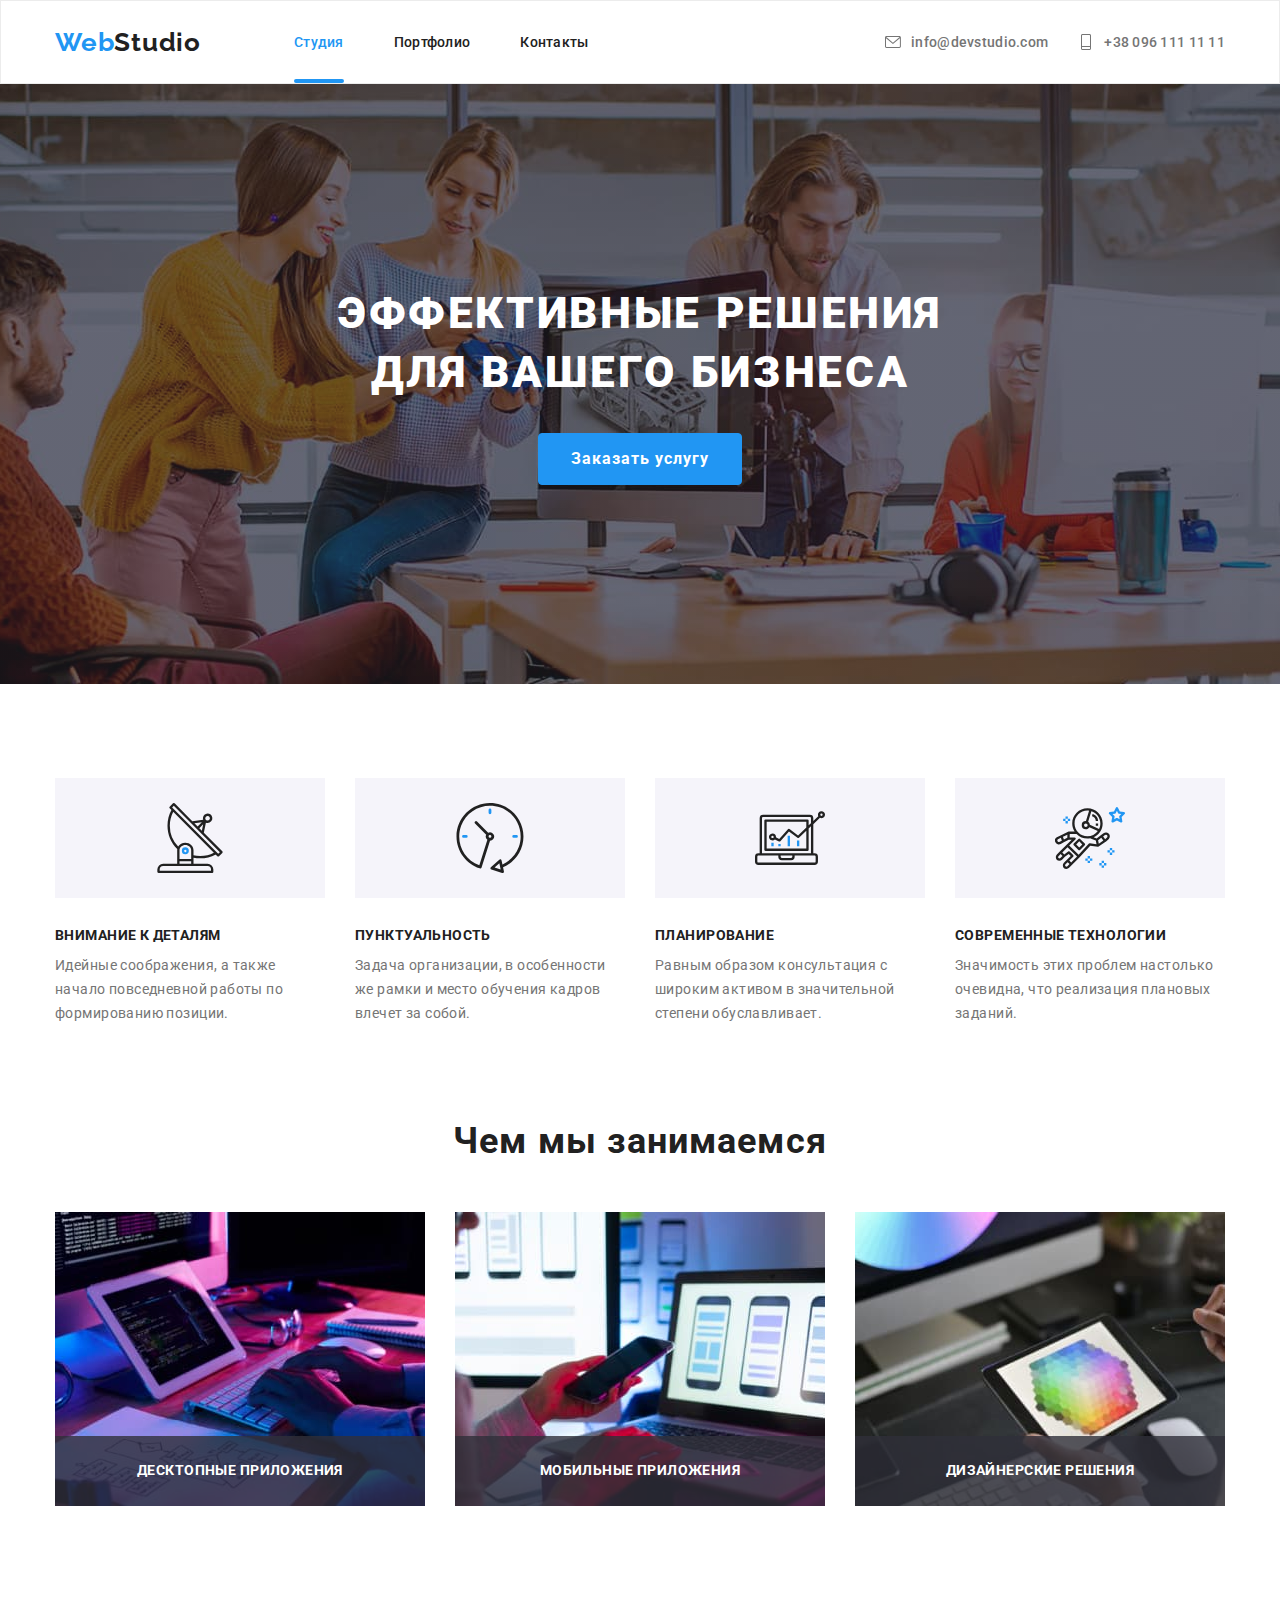
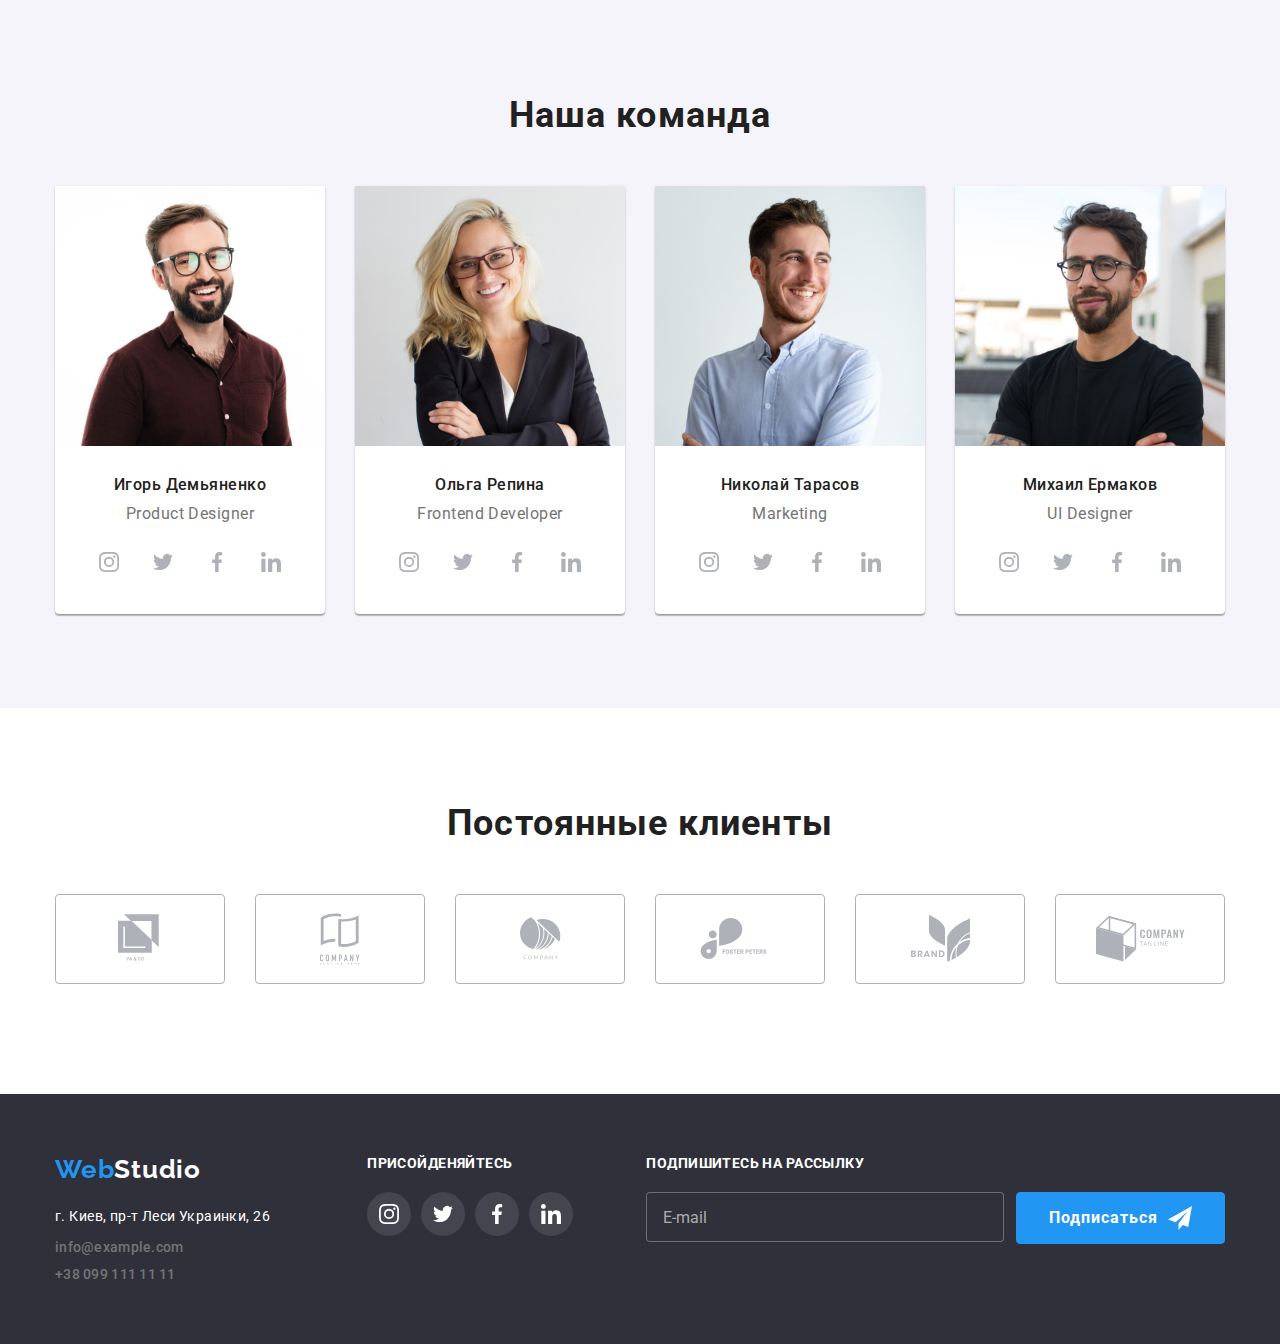
<file: index.html>
<!DOCTYPE html>
<html lang="ru">
  <head>
    <meta charset="UTF-8" />
    <meta name="viewport" content="width=device-width, initial-scale=1.0" />
    <title>Document</title>
    <link
      href="https://fonts.googleapis.com/css2?family=Raleway:wght@700&family=Roboto:wght@400;500;700;900&display=swap"
      rel="stylesheet"
    />
    <link rel="stylesheet" href="./css/main.min.css" />
  </head>
  <body>
    <!--Шапка-->
    <header class="header">
      <!--основная-навигацыя-->
      <div class="container flexbox flexaling header-flexbox">
        <nav class="flexbox flexaling site-nav">
          <a href="" lang="en" class="logo">
            <span class="logo--blue">Web</span
            ><span class="logo--black">Studio</span></a
          >
          <ul class="flexbox site-nav-list list">
            <li class="site-nav__item">
              <a
                href="./index.html"
                class="site-nav__link site-nav__link--current"
                >Студия</a
              >
            </li>
            <li class="site-nav__item">
              <a href="./portfolio.html" class="site-nav__link">Портфолио</a>
            </li>
            <li class="site-nav__item">
              <a href="" class="site-nav__link">Контакты</a>
            </li>
          </ul>
        </nav>
        <!--адрес-->
        <address class="address">
          <ul class="flexbox list address__list">
            <li class="address__item">
              <a href="mailto:info@devstudio.com" class="flexbox address__link">
                <svg class="address__icon" width="16" height="16">
                  <use href="./images/svg.svg#icon-email"></use>
                </svg>
                info@devstudio.com</a
              >
            </li>
            <li class="address__item">
              <a href="tel:+380961111111" class="flexbox address__link">
                <svg class="address__icon" width="16" height="16">
                  <use href="./images/svg.svg#icon-phone"></use>
                </svg>
                +38 096 111 11 11</a
              >
            </li>
          </ul>
        </address>
      </div>
    </header>
    <!--главная-->
    <main>
      <!--герой-->
      <section class="flexbox margin-auto hero">
        <div class="margin-auto list hero__content">
          <h1 class="list hero__title">
            ЭФФЕКТИВНЫЕ РЕШЕНИЯ ДЛЯ ВАШЕГО БИЗНЕСА
          </h1>

          <button
            class="margin-auto button main-button"
            type="button"
            data-modal-open
          >
            Заказать услугу
          </button>
        </div>
      </section>
      <!--преимущеста-->
      <section class="section--no-padding advantages">
        <div class="container">
          <h2 class="hidden-title" aria-label="Преимущества работы с нами">
            Преимущества работы с нами
          </h2>
          <ul class="flexbox list">
            <li class="advantages__item icon-warning">
              <div class="advantages__block">
                <svg width="70" height="70">
                  <use href="./images/svg.svg#icon-1"></use>
                </svg>
              </div>
              <h3 class="secondary-title">ВНИМАНИЕ К ДЕТАЛЯМ</h3>
              <p class="advantages__text">
                Идейные соображения, а также начало повседневной работы по
                формированию позиции.
              </p>
            </li>
            <li class="advantages__item icon-punctuality">
              <div class="advantages__block">
                <svg width="70" height="70">
                  <use href="./images/svg.svg#icon-2"></use>
                </svg>
              </div>
              <h3 class="secondary-title">ПУНКТУАЛЬНОСТЬ</h3>
              <p class="advantages__text">
                Задача организации, в особенности же рамки и место обучения
                кадров влечет за собой.
              </p>
            </li>
            <li class="advantages__item icon-planning">
              <div class="advantages__block">
                <svg width="70" height="70">
                  <use href="./images/svg.svg#icon-3"></use>
                </svg>
              </div>
              <h3 class="secondary-title">ПЛАНИРОВАНИЕ</h3>
              <p class="advantages__text">
                Равным образом консультация с широким активом в значительной
                степени обуславливает.
              </p>
            </li>
            <li class="advantages__item icon-moderntechnology">
              <div class="advantages__block">
                <svg width="70" height="70">
                  <use href="./images/svg.svg#icon-4"></use>
                </svg>
              </div>
              <h3 class="secondary-title">СОВРЕМЕННЫЕ ТЕХНОЛОГИИ</h3>
              <p class="advantages__text">
                Значимость этих проблем настолько очевидна, что реализация
                плановых заданий.
              </p>
            </li>
          </ul>
        </div>
      </section>
      <!--робота-->
      <section class="section work">
        <div class="container">
          <h2 class="title">Чем мы занимаемся</h2>
          <ul class="flexbox list">
            <li class="work__item">
              <div class="work__container">
                <img
                  src="./images/5.jpg"
                  width="370"
                  height="294"
                  alt="Планшет и руки на клавиатуре"
                />
                <div class="flexbox work__position-title">
                  <h3 class="secondary-title secondary-title--color">
                    ДЕСКТОПНЫЕ ПРИЛОЖЕНИЯ
                  </h3>
                </div>
              </div>
            </li>

            <li class="work__item">
              <div class="work__container">
                <img
                  src="./images/6.jpg"
                  width="370"
                  height="294"
                  alt="В роботе за ноутбуком и телефоном"
                />
                <div class="flexbox work__position-title">
                  <h3 class="secondary-title secondary-title--color">
                    МОБИЛЬНЫЕ ПРИЛОЖЕНИЯ
                  </h3>
                </div>
              </div>
            </li>

            <li class="work__item">
              <div class="work__container">
                <img
                  src="./images/7.jpg"
                  width="370"
                  height="294"
                  alt="Робота за планшетом"
                />
                <div class="flexbox work__position-title">
                  <h3 class="secondary-title secondary-title--color">
                    ДИЗАЙНЕРСКИЕ РЕШЕНИЯ
                  </h3>
                </div>
              </div>
            </li>
          </ul>
        </div>
      </section>
      <!--команда-->
      <section class="section team">
        <div class="container">
          <h2 class="title">Наша команда</h2>
          <ul class="flexbox list">
            <li class="team__item">
              <img
                src="./images/8.jpg"
                width="270"
                height="260"
                alt="фото Игорь Демьяненко"
              />
              <h3 class="team__employee-name">Игорь Демьяненко</h3>
              <p class="team__profession-name">Product Designer</p>
              <ul class="team__list">
                <li class="flexbox social-item">
                  <a
                    href=""
                    class="flexbox social-link"
                    lang="en"
                    aria-label="instagram"
                  >
                    <svg class="link-icon" width="20" height="20">
                      <use href="./images/svg.svg#icon-instagram"></use>
                    </svg>
                  </a>
                </li>
                <li class="flexbox social-item">
                  <a
                    href=""
                    class="flexbox social-link"
                    lang="en"
                    aria-label="twitter"
                  >
                    <svg class="link-icon" width="20" height="20">
                      <use href="./images/svg.svg#icon-twitter"></use>
                    </svg>
                  </a>
                </li>
                <li class="flexbox social-item">
                  <a
                    href=""
                    class="flexbox social-link"
                    lang="en"
                    aria-label="facebook"
                  >
                    <svg class="link-icon" width="20" height="20">
                      <use href="./images/svg.svg#icon-facebook"></use>
                    </svg>
                  </a>
                </li>
                <li class="flexbox social-item">
                  <a
                    href=""
                    class="flexbox social-link"
                    lang="en"
                    aria-label="linkedin"
                  >
                    <svg class="link-icon" width="20" height="20">
                      <use href="./images/svg.svg#icon-linkedin"></use>
                    </svg>
                  </a>
                </li>
              </ul>
            </li>
            <li class="team__item">
              <img
                src="./images/9.jpg"
                width="270"
                height="260"
                alt="фото Ольга Репина"
              />
              <h3 class="team__employee-name">Ольга Репина</h3>
              <p class="team__profession-name">Frontend Developer</p>
              <ul class="team__list">
                <li class="flexbox social-item">
                  <a
                    href=""
                    class="flexbox social-link"
                    lang="en"
                    aria-label="instagram"
                  >
                    <svg class="link-icon" width="20" height="20">
                      <use href="./images/svg.svg#icon-instagram"></use>
                    </svg>
                  </a>
                </li>
                <li class="flexbox social-item">
                  <a
                    href=""
                    class="flexbox social-link"
                    lang="en"
                    aria-label="twitter"
                  >
                    <svg class="link-icon" width="20" height="20">
                      <use href="./images/svg.svg#icon-twitter"></use>
                    </svg>
                  </a>
                </li>
                <li class="flexbox social-item">
                  <a
                    href=""
                    class="flexbox social-link"
                    lang="en"
                    aria-label="facebook"
                  >
                    <svg class="link-icon" width="20" height="20">
                      <use href="./images/svg.svg#icon-facebook"></use>
                    </svg>
                  </a>
                </li>
                <li class="flexbox social-item">
                  <a
                    href=""
                    class="flexbox social-link"
                    lang="en"
                    aria-label="linkedin"
                  >
                    <svg class="link-icon" width="20" height="20">
                      <use href="./images/svg.svg#icon-linkedin"></use>
                    </svg>
                  </a>
                </li>
              </ul>
            </li>
            <li class="team__item">
              <img
                src="./images/10.jpg"
                width="270"
                height="260"
                alt="фото Николай Тарасов"
              />
              <h3 class="team__employee-name">Николай Тарасов</h3>
              <p class="team__profession-name">Marketing</p>
              <ul class="team__list">
                <li class="flexbox social-item">
                  <a
                    href=""
                    class="flexbox social-link"
                    lang="en"
                    aria-label="instagram"
                  >
                    <svg class="link-icon" width="20" height="20">
                      <use href="./images/svg.svg#icon-instagram"></use>
                    </svg>
                  </a>
                </li>
                <li class="flexbox social-item">
                  <a
                    href=""
                    class="flexbox social-link"
                    lang="en"
                    aria-label="twitter"
                  >
                    <svg class="link-icon" width="20" height="20">
                      <use href="./images/svg.svg#icon-twitter"></use>
                    </svg>
                  </a>
                </li>
                <li class="flexbox social-item">
                  <a
                    href=""
                    class="flexbox social-link"
                    lang="en"
                    aria-label="facebook"
                  >
                    <svg class="link-icon" width="20" height="20">
                      <use href="./images/svg.svg#icon-facebook"></use>
                    </svg>
                  </a>
                </li>
                <li class="flexbox social-item">
                  <a
                    href=""
                    class="flexbox social-link"
                    lang="en"
                    aria-label="linkedin"
                  >
                    <svg class="link-icon" width="20" height="20">
                      <use href="./images/svg.svg#icon-linkedin"></use>
                    </svg>
                  </a>
                </li>
              </ul>
            </li>
            <li class="team__item">
              <img
                src="./images/11.jpg"
                width="270"
                height="260"
                alt="фото Михаил Ермаков"
              />
              <h3 class="team__employee-name">Михаил Ермаков</h3>
              <p class="team__profession-name">UI Designer</p>
              <ul class="team__list">
                <li class="flexbox social-item">
                  <a
                    href=""
                    class="flexbox social-link"
                    lang="en"
                    aria-label="instagram"
                  >
                    <svg class="link-icon" width="20" height="20">
                      <use href="./images/svg.svg#icon-instagram"></use>
                    </svg>
                  </a>
                </li>
                <li class="flexbox social-item">
                  <a
                    href=""
                    class="flexbox social-link"
                    lang="en"
                    aria-label="twitter"
                  >
                    <svg class="link-icon" width="20" height="20">
                      <use href="./images/svg.svg#icon-twitter"></use>
                    </svg>
                  </a>
                </li>
                <li class="flexbox social-item">
                  <a
                    href=""
                    class="flexbox social-link"
                    lang="en"
                    aria-label="facebook"
                  >
                    <svg class="link-icon" width="20" height="20">
                      <use href="./images/svg.svg#icon-facebook"></use>
                    </svg>
                  </a>
                </li>
                <li class="flexbox social-item">
                  <a
                    href=""
                    class="flexbox social-link"
                    lang="en"
                    aria-label="linkedin"
                  >
                    <svg class="link-icon" width="20" height="20">
                      <use href="./images/svg.svg#icon-linkedin"></use>
                    </svg>
                  </a>
                </li>
              </ul>
            </li>
          </ul>
        </div>
      </section>
      <!-- клиенты -->
      <section class="section customers">
        <div class="container">
          <h2 class="title">Постоянные клиенты</h2>
          <ul class="flexbox customers__list">
            <li class="customers__item">
              <a href="" class="flexbox customers__link">
                <svg width="45" height="50">
                  <use href="./images/svg.svg#icon-com1"></use>
                </svg>
              </a>
            </li>
            <li class="customers__item">
              <a href="" class="flexbox customers__link">
                <svg width="40" height="52">
                  <use href="./images/svg.svg#icon-com2"></use>
                </svg>
              </a>
            </li>
            <li class="customers__item">
              <a href="" class="flexbox customers__link">
                <svg width="41" height="43">
                  <use href="./images/svg.svg#icon-com3"></use>
                </svg>
              </a>
            </li>
            <li class="customers__item">
              <a href="" class="flexbox customers__link">
                <svg width="80" height="42">
                  <use href="./images/svg.svg#icon-com4"></use>
                </svg>
              </a>
            </li>
            <li class="customers__item">
              <a href="" class="flexbox customers__link">
                <svg width="59" height="47">
                  <use href="./images/svg.svg#icon-com5"></use>
                </svg>
              </a>
            </li>
            <li class="customers__item">
              <a href="" class="flexbox customers__link">
                <svg width="89" height="46">
                  <use href="./images/svg.svg#icon-com6"></use>
                </svg>
              </a>
            </li>
          </ul>
        </div>
      </section>
    </main>
    <!--футер-->
    <footer class="footer">
      <div class="container footer__container">
        <div class="flexbox colum">
          <a href="" lang="en" class="logo">
            <span class="logo--blue">Web</span
            ><span class="logo--white">Studio</span></a
          >
          <address>
            <ul class="list">
              <li class="address__text address--position">
                г. Киев, пр-т Леси Украинки, 26
              </li>
              <li class="address--position">
                <a href="mailto:info@example.com" class="address__link"
                  >info@example.com</a
                >
              </li>
              <li class="address--position">
                <a href="tel:+380991111111" class="address__link"
                  >+38 099 111 11 11</a
                >
              </li>
            </ul>
          </address>
        </div>
        <div class="join">
          <b class="secondary-title secondary-title--color">ПРИСОЙДЕНЯЙТЕСЬ</b>
          <ul class="flexbox social__list">
            <li class="flexbox social-item">
              <a
                href=""
                class="flexbox social-link social-link--color"
                lang="en"
                aria-label="instagram"
              >
                <svg class="link-icon" width="20" height="20">
                  <use href="./images/svg.svg#icon-instagram"></use>
                </svg>
              </a>
            </li>
            <li class="flexbox social-item">
              <a
                href=""
                class="flexbox social-link social-link--color"
                lang="en"
                aria-label="twitter"
              >
                <svg class="link-icon" width="20" height="20">
                  <use href="./images/svg.svg#icon-twitter"></use>
                </svg>
              </a>
            </li>
            <li class="flexbox social-item">
              <a
                href=""
                class="flexbox social-link social-link--color"
                lang="en"
                aria-label="facebook"
              >
                <svg class="link-icon" width="20" height="20">
                  <use href="./images/svg.svg#icon-facebook"></use>
                </svg>
              </a>
            </li>
            <li class="flexbox social-item">
              <a
                href=""
                class="flexbox social-link social-link--color"
                lang="en"
                aria-label="linkedin"
              >
                <svg class="link-icon" width="20" height="20">
                  <use href="./images/svg.svg#icon-linkedin"></use>
                </svg>
              </a>
            </li>
          </ul>
        </div>
        <div class="mailing">
          <b class="secondary-title secondary-title--color"
            >ПОДПИШИТЕСЬ НА РАССЫЛКУ</b
          >
          <form class="flexbox mailing__form">
            <input
              class="mailing__input"
              type="email"
              name="email"
              id=""
              placeholder="E-mail"
            />
            <button
              type="submit"
              class="button main-button flexbox mailing__button"
            >
              Подписаться
              <svg class="link-icon mailing__icon" width="24" height="24">
                <use href="./images/svg.svg#icon-follow"></use>
              </svg>
            </button>
          </form>
        </div>
      </div>
    </footer>
    <!-- модалка -->
    <div class="backdrop backdrop__is-hidden" data-modal>
      <div class="modal">
        <button data-modal-close class="flexbox button modal__button">
          <svg width="18" height="18" class="modal__icon-close">
            <use href="./images/svg.svg#icon-close"></use>
          </svg>
        </button>
        <div class="conteiner-modal">
          <p class="modal__text">Оставьте свои данные, мы вам перезвоним</p>
          <form class="flexbox form">
            <label for="name" class="form__label">Имя </label>
            <div class="form__container">
              <input
                type="text"
                name="name"
                id="name"
                autocomplete="off"
                class="form__input"
              />
              <svg width="18" height="18" class="form__icon">
                <use href="./images/svg.svg#icon-name"></use>
              </svg>
            </div>
            <label for="phone" class="form__label">Телефон</label>
            <div class="form__container">
              <input type="tel" name="phone" id="phone" class="form__input" />
              <svg width="18" height="18" class="form__icon">
                <use href="./images/svg.svg#icon-phone-2"></use>
              </svg>
            </div>
            <label for="email" class="form__label">Почта</label>
            <div class="form__container">
              <input type="email" name="email" id="email" class="form__input" />
              <svg width="18" height="18" class="form__icon">
                <use href="./images/svg.svg#icon-email-2"></use>
              </svg>
            </div>
            <label for="comment" class="form__label">Комментарий</label>
            <textarea
              name="comment"
              id="comment"
              rows="10"
              placeholder="Введите текст"
              class="form__comment"
            ></textarea>
            <label for="agree" class="checbox">
              <input
                type="checkbox"
                name="agree"
                id="agree"
                class="checkbox__input "
              />
              <span class="checbox__icon"></span>
              Соглашаюсь с рассылкой и принимаю
              <a href="" class="form__link">Условия договора</a>
            </label>
            <button type="submit" class="button main-button form__button">
              Отправить
            </button>
          </form>
        </div>
      </div>
    </div>
    <script src="./js/modal.js"></script>
  </body>
</html>
</file>
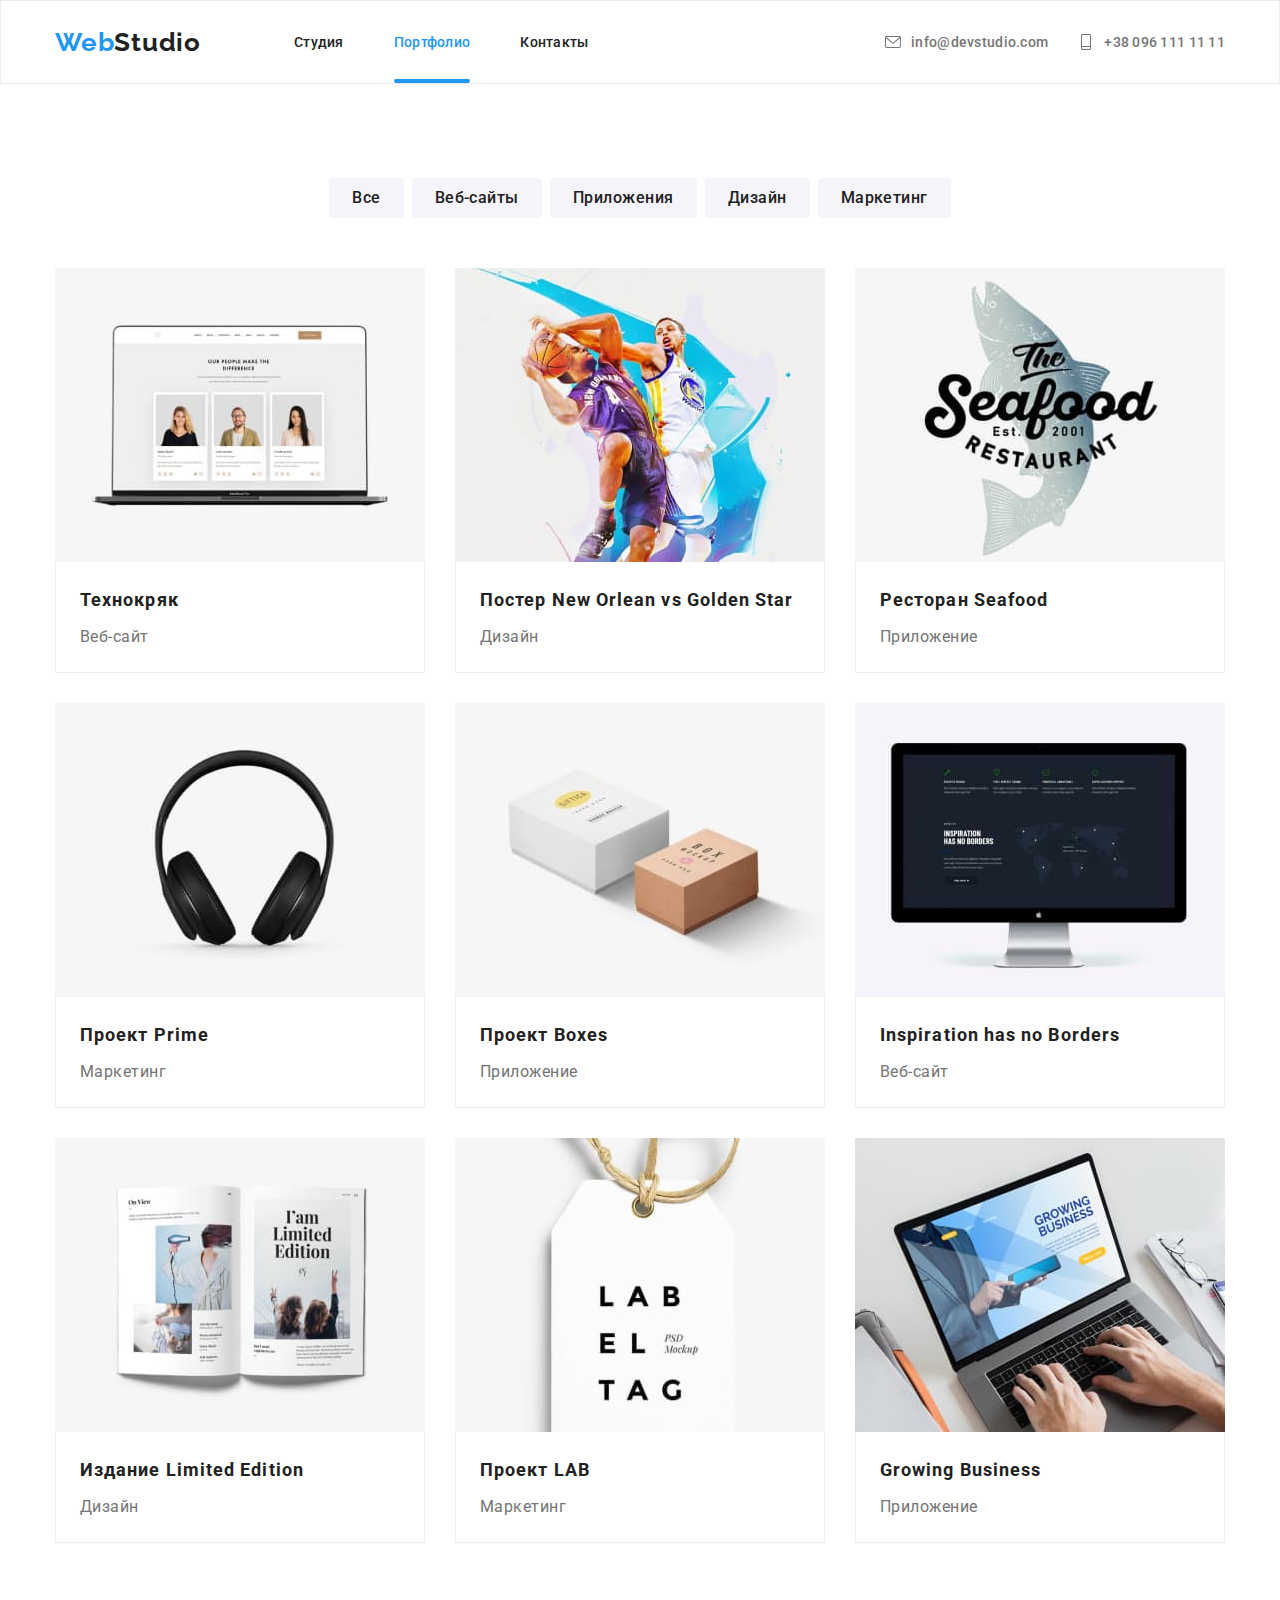
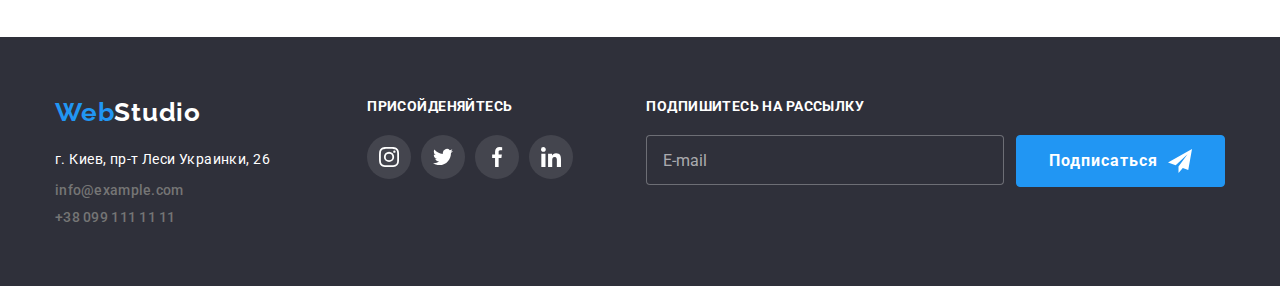
<file: portfolio.html>
<!DOCTYPE html>
<html lang="ru">
  <head>
    <meta charset="UTF-8" />
    <meta name="viewport" content="width=device-width, initial-scale=1.0" />
    <title>Document</title>
    <link
      href="https://fonts.googleapis.com/css2?family=Raleway:wght@700&family=Roboto:wght@400;500;700;900&display=swap"
      rel="stylesheet"
    />
    <link rel="stylesheet" href="./css/porfolio.min.css" />
  </head>

  <body>
    <header class="header">
      <!--основная-навигацыя-->
      <div class="container flexbox flexaling header-flexbox">
        <nav class="flexbox flexaling site-nav">
          <a href="" lang="en" class="logo">
            <span class="logo--blue">Web</span
            ><span class="logo--black">Studio</span></a
          >
          <ul class="flexbox site-nav-list list">
            <li class="site-nav__item">
              <a href="./index.html" class="site-nav__link">Студия</a>
            </li>
            <li class="site-nav__item">
              <a
                href="./portfolio.html"
                class="site-nav__link site-nav__link--current"
                >Портфолио</a
              >
            </li>
            <li class="site-nav__item">
              <a href="" class="site-nav__link">Контакты</a>
            </li>
          </ul>
        </nav>
        <!--адрес-->
        <address class="address">
          <ul class="flexbox list address__list">
            <li class="address__item">
              <a href="mailto:info@devstudio.com" class="flexbox address__link">
                <svg class="address__icon" width="16" height="16">
                  <use href="./images/svg.svg#icon-email"></use>
                </svg>
                info@devstudio.com</a
              >
            </li>
            <li class="address__item">
              <a href="tel:+380961111111" class="flexbox address__link">
                <svg class="address__icon" width="16" height="16">
                  <use href="./images/svg.svg#icon-phone"></use>
                </svg>
                +38 096 111 11 11</a
              >
            </li>
          </ul>
        </address>
      </div>
    </header>
    <main>
      <section class="section portfolio">
        <div class="container">
          <!-- фильтр -->
          <h1 class="hidden-title" aria-label="Фильтр">Фильтр</h1>
          <ul class="flexbox filter list">
            <li class="filter__item">
              <button class="button filter__button" type="button">Все</button>
            </li>
            <li class="filter__item">
              <button class="button filter__button" type="button">
                Веб-сайты
              </button>
            </li>
            <li class="filter__item">
              <button class="button filter__button" type="button">
                Приложения
              </button>
            </li>
            <li class="filter__item">
              <button class="button filter__button" type="button">
                Дизайн
              </button>
            </li>
            <li class="filter__item">
              <button class="button filter__button" type="button">
                Маркетинг
              </button>
            </li>
          </ul>
          <!-- портфолио -->
          <h2 class="hidden-title" aria-label="Портфолио">Портфолио</h2>
          <ul class="flexbox list portfolio__list">
            <li class="portfolio__item">
              <a href="">
                <div class="portfolio__images">
                  <img src="./images/26.jpg" alt="Ноутбук" />
                  <div class="portfolio__overlay">
                    <p class="portfolio__overley-text">
                      Технокряк это современная площадка распространения
                      коронавируса. Компании используют эту платформу для
                      цифрового шпионажа и атак на защищённые сервера
                      конкурентов.
                    </p>
                  </div>
                </div>

                <div class="portfolio__border">
                  <h3 class="portfolio__title">Технокряк</h3>
                  <p class="portfolio__text">Веб-сайт</p>
                </div>
              </a>
            </li>
            <li class="portfolio__item">
              <a href="">
                <div class="portfolio__images">
                  <img src="./images/27.jpg" alt="Два Баскетболиста с мячом" />
                  <div class="portfolio__overlay">
                    <p class="portfolio__overley-text">
                      Технокряк это современная площадка распространения
                      коронавируса. Компании используют эту платформу для
                      цифрового шпионажа и атак на защищённые сервера
                      конкурентов.
                    </p>
                  </div>
                </div>
                <div class="portfolio__border">
                  <h3 class="portfolio__title">
                    Постер <span lang="en">New Orlean vs Golden Star</span>
                  </h3>
                  <p class="portfolio__text">Дизайн</p>
                </div>
              </a>
            </li>
            <li class="portfolio__item">
              <a href="">
                <div class="portfolio__images">
                  <img src="./images/28.jpg" alt="Логотип ресторана" />
                  <div class="portfolio__overlay">
                    <p class="portfolio__overley-text">
                      Технокряк это современная площадка распространения
                      коронавируса. Компании используют эту платформу для
                      цифрового шпионажа и атак на защищённые сервера
                      конкурентов.
                    </p>
                  </div>
                </div>
                <div class="portfolio__border">
                  <h3 class="portfolio__title">
                    Ресторан <span lang="en">Seafood</span>
                  </h3>
                  <p class="portfolio__text">Приложение</p>
                </div>
              </a>
            </li>
            <li class="portfolio__item">
              <a href="">
                <div class="portfolio__images">
                  <img src="./images/29.jpg" alt="Наушники" />
                  <div class="portfolio__overlay">
                    <p class="portfolio__overley-text">
                      Технокряк это современная площадка распространения
                      коронавируса. Компании используют эту платформу для
                      цифрового шпионажа и атак на защищённые сервера
                      конкурентов.
                    </p>
                  </div>
                </div>
                <div class="portfolio__border">
                  <h3 class="portfolio__title">
                    Проект <span lang="en">Prime</span>
                  </h3>
                  <p class="portfolio__text">Маркетинг</p>
                </div>
              </a>
            </li>
            <li class="portfolio__item">
              <a href="">
                <div class="portfolio__images">
                  <img src="./images/30.jpg" alt="Две коробки" />
                  <div class="portfolio__overlay">
                    <p class="portfolio__overley-text">
                      Технокряк это современная площадка распространения
                      коронавируса. Компании используют эту платформу для
                      цифрового шпионажа и атак на защищённые сервера
                      конкурентов.
                    </p>
                  </div>
                </div>
                <div class="portfolio__border">
                  <h3 class="portfolio__title">
                    Проект <span lang="en">Boxes</span>
                  </h3>
                  <p class="portfolio__text">Приложение</p>
                </div>
              </a>
            </li>
            <li class="portfolio__item">
              <a href="">
                <div class="portfolio__images">
                  <img src="./images/31.jpg" alt="Монитор" />
                  <div class="portfolio__overlay">
                    <p class="portfolio__overley-text">
                      Технокряк это современная площадка распространения
                      коронавируса. Компании используют эту платформу для
                      цифрового шпионажа и атак на защищённые сервера
                      конкурентов.
                    </p>
                  </div>
                </div>
                <div class="portfolio__border">
                  <h3 class="portfolio__title" lang="en">
                    Inspiration has no Borders
                  </h3>
                  <p class="portfolio__text">Веб-сайт</p>
                </div>
              </a>
            </li>
            <li class="portfolio__item">
              <a href="">
                <div class="portfolio__images">
                  <img src="./images/32.jpg" alt="Открытая книжка" />
                  <div class="portfolio__overlay">
                    <p class="portfolio__overley-text">
                      Технокряк это современная площадка распространения
                      коронавируса. Компании используют эту платформу для
                      цифрового шпионажа и атак на защищённые сервера
                      конкурентов.
                    </p>
                  </div>
                </div>
                <div class="portfolio__border">
                  <h3 class="portfolio__title">
                    Издание <span lang="en">Limited Edition</span>
                  </h3>
                  <p class="portfolio__text">Дизайн</p>
                </div>
              </a>
            </li>
            <li class="portfolio__item">
              <a href="">
                <div class="portfolio__images">
                  <img src="./images/33.jpg" alt="Брелок" />
                  <div class="portfolio__overlay">
                    <p class="portfolio__overley-text">
                      Технокряк это современная площадка распространения
                      коронавируса. Компании используют эту платформу для
                      цифрового шпионажа и атак на защищённые сервера
                      конкурентов.
                    </p>
                  </div>
                </div>
                <div class="portfolio__border">
                  <h3 class="portfolio__title">
                    Проект <span lang="en">LAB</span>
                  </h3>
                  <p class="portfolio__text">Маркетинг</p>
                </div>
              </a>
            </li>
            <li class="portfolio__item">
              <a href="">
                <div class="portfolio__images">
                  <img src="./images/34.jpg" alt="Робота на ноутбуке" />
                  <div class="portfolio__overlay">
                    <p class="portfolio__overley-text">
                      Технокряк это современная площадка распространения
                      коронавируса. Компании используют эту платформу для
                      цифрового шпионажа и атак на защищённые сервера
                      конкурентов.
                    </p>
                  </div>
                </div>
                <div class="portfolio__border">
                  <h3 class="portfolio__title" lang="en">Growing Business</h3>
                  <p class="portfolio__text">Приложение</p>
                </div>
              </a>
            </li>
          </ul>
        </div>
      </section>
    </main>
    <!--футер-->
    <footer class="footer">
      <div class="container footer__container">
        <div class="flexbox colum">
          <a href="" lang="en" class="logo">
            <span class="logo--blue">Web</span
            ><span class="logo--white">Studio</span></a
          >
          <address>
            <ul class="list">
              <li class="address__text address--position">
                г. Киев, пр-т Леси Украинки, 26
              </li>
              <li class="address--position">
                <a href="mailto:info@example.com" class="address__link"
                  >info@example.com</a
                >
              </li>
              <li class="address--position">
                <a href="tel:+380991111111" class="address__link"
                  >+38 099 111 11 11</a
                >
              </li>
            </ul>
          </address>
        </div>
        <div class="join">
          <b class="secondary-title secondary-title--color">ПРИСОЙДЕНЯЙТЕСЬ</b>
          <ul class="flexbox social__list">
            <li class="flexbox social-item">
              <a
                href=""
                class="flexbox social-link social-link--color"
                lang="en"
                aria-label="instagram"
              >
                <svg class="link-icon" width="20" height="20">
                  <use href="./images/svg.svg#icon-instagram"></use>
                </svg>
              </a>
            </li>
            <li class="flexbox social-item">
              <a
                href=""
                class="flexbox social-link social-link--color"
                lang="en"
                aria-label="twitter"
              >
                <svg class="link-icon" width="20" height="20">
                  <use href="./images/svg.svg#icon-twitter"></use>
                </svg>
              </a>
            </li>
            <li class="flexbox social-item">
              <a
                href=""
                class="flexbox social-link social-link--color"
                lang="en"
                aria-label="facebook"
              >
                <svg class="link-icon" width="20" height="20">
                  <use href="./images/svg.svg#icon-facebook"></use>
                </svg>
              </a>
            </li>
            <li class="flexbox social-item">
              <a
                href=""
                class="flexbox social-link social-link--color"
                lang="en"
                aria-label="linkedin"
              >
                <svg class="link-icon" width="20" height="20">
                  <use href="./images/svg.svg#icon-linkedin"></use>
                </svg>
              </a>
            </li>
          </ul>
        </div>
        <div class="mailing">
          <b class="secondary-title secondary-title--color"
            >ПОДПИШИТЕСЬ НА РАССЫЛКУ</b
          >
          <form class="flexbox mailing__form">
            <input
              class="mailing__input"
              type="email"
              name="email"
              id=""
              placeholder="E-mail"
            />
            <button
              type="submit"
              class="button main-button flexbox mailing__button"
            >
              Подписаться
              <svg class="link-icon mailing__icon" width="24" height="24">
                <use href="./images/svg.svg#icon-follow"></use>
              </svg>
            </button>
          </form>
        </div>
      </div>
    </footer>
  </body>
</html>
</file>
<file: css/main.min.css>
/*! modern-normalize v0.7.0 | MIT License | https://github.com/sindresorhus/modern-normalize */*,*::before,*::after{-webkit-box-sizing:border-box;box-sizing:border-box}:root{-moz-tab-size:4;-o-tab-size:4;tab-size:4}html{line-height:1.15;-webkit-text-size-adjust:100%}body{margin:0}body{font-family:system-ui,-apple-system,"Segoe UI",Roboto,Helvetica,Arial,sans-serif,"Apple Color Emoji","Segoe UI Emoji"}hr{height:0}abbr[title]{-webkit-text-decoration:underline dotted;text-decoration:underline dotted}b,strong{font-weight:bolder}code,kbd,samp,pre{font-family:ui-monospace, SFMono-Regular, Consolas, "Liberation Mono", Menlo, monospace;font-size:1em}small{font-size:80%}sub,sup{font-size:75%;line-height:0;position:relative;vertical-align:baseline}sub{bottom:-0.25em}sup{top:-0.5em}button,input,optgroup,select,textarea{font-family:inherit;font-size:100%;line-height:1.15;margin:0}button,select{text-transform:none}button,[type="button"],[type="reset"],[type="submit"]{-webkit-appearance:button}button::-moz-focus-inner,[type="button"]::-moz-focus-inner,[type="reset"]::-moz-focus-inner,[type="submit"]::-moz-focus-inner{border-style:none;padding:0}button:-moz-focusring,[type="button"]:-moz-focusring,[type="reset"]:-moz-focusring,[type="submit"]:-moz-focusring{outline:1px dotted ButtonText}legend{padding:0}progress{vertical-align:baseline}[type="number"]::-webkit-inner-spin-button,[type="number"]::-webkit-outer-spin-button{height:auto}[type="search"]{-webkit-appearance:textfield;outline-offset:-2px}[type="search"]::-webkit-search-decoration{-webkit-appearance:none}::-webkit-file-upload-button{-webkit-appearance:button;font:inherit}summary{display:list-item}@font-face{font-family:"Raleway";src:url(../../fonts/Raleway/Raleway-VariableFont_wght.ttf) format("ttf");font-weight:700;font-style:normal}@font-face{font-family:"Roboto";src:url(../../fonts/Roboto/Roboto-Regular.ttf) format("ttf");font-weight:400;font-style:normal}@font-face{font-family:"Roboto";src:url(../../fonts/Roboto/Roboto-Medium.ttf) format("ttf");font-weight:500;font-style:normal}@font-face{font-family:"Roboto";src:url(../../fonts/Roboto/Roboto-Bold.ttf) format("ttf");font-weight:700;font-style:normal}@font-face{font-family:"Roboto";src:url(../../fonts/Roboto/Roboto-Black.ttf) format("ttf");font-weight:900;font-style:normal}body{font-family:Roboto,sans-serif;margin:0;color:#757575}header{border:1px solid;border-color:#ececec;background-color:#fff}footer{background-color:#2f303a}main{background-color:#fff}a{text-decoration:none}li{list-style-type:none}img{display:block;max-width:100%;height:auto}textarea{resize:none}.section{padding-top:94px;padding-bottom:94px}.section--no-padding{padding-top:94px;padding-bottom:0}.container{padding-left:15px;padding-right:15px;width:1200px;margin-left:auto;margin-right:auto}.footer{padding-top:60px;padding-bottom:60px}.list{padding:0;margin:0;list-style:none}.flexbox{display:-webkit-box;display:-ms-flexbox;display:flex}.flexaling{display:-webkit-box;display:-ms-flexbox;display:flex;-webkit-box-align:center;-ms-flex-align:center;align-items:center}.button{border:1px solid transparent}.button:focus{outline:inherit}.margin-auto{margin-left:auto;margin-right:auto}.title{margin-top:0;margin-bottom:50px;font-weight:700;font-size:36px;line-height:1.17;text-align:center;letter-spacing:0.03em;color:#212121}.secondary-title{margin-top:0;margin-bottom:0;font-weight:700;font-size:14px;line-height:1.14;letter-spacing:0.03em;color:#212121}.secondary-title--color{color:#fff}.colum{-webkit-box-orient:vertical;-webkit-box-direction:normal;-ms-flex-direction:column;flex-direction:column}.hidden-title{position:absolute;width:1px;height:1px;margin:-1px;border:0;padding:0;clip:rect(0 0 0 0);overflow:hidden}.site-nav__item{position:relative;padding-top:32px;padding-bottom:32px;text-align:center}.site-nav__item.site-nav__item:not(:last-child){margin-right:50px}.site-nav__link{font-weight:500;font-size:14px;line-height:1.15;letter-spacing:0.02em;color:#212121;-webkit-transition:color 250ms cubic-bezier(0.4, 0, 0.2, 1);transition:color 250ms cubic-bezier(0.4, 0, 0.2, 1)}.site-nav__link:hover,.site-nav__link:focus{color:#2196f3}.site-nav__link--current{color:#2196f3}.site-nav__link--current::after{position:absolute;content:"";width:100%;left:0;bottom:0;border:2px solid #2196f3;border-radius:2px}.logo{font-family:Raleway,sans-serif;margin-right:93px;font-weight:700;font-size:26px;line-height:1.2;letter-spacing:0.03em;color:#212121}.logo--blue{color:#2196f3}.logo--black{color:#212121}.logo--white{color:#fff}.address{margin-left:auto}.address__list{display:-webkit-box;display:-ms-flexbox;display:flex;padding:0;margin:0;list-style:none}.address__item:not(:first-child){margin-left:30px}.address__link{font-weight:500;font-size:14px;line-height:1.15;letter-spacing:0.02em;font-style:normal;-webkit-box-pack:center;-ms-flex-pack:center;justify-content:center;-webkit-box-align:center;-ms-flex-align:center;align-items:center;color:#757575;fill:#757575;-webkit-transition:fill 250ms cubic-bezier(0.4, 0, 0.2, 1),color 250ms cubic-bezier(0.4, 0, 0.2, 1);transition:fill 250ms cubic-bezier(0.4, 0, 0.2, 1),color 250ms cubic-bezier(0.4, 0, 0.2, 1)}.address__link:hover,.address__link:focus{fill:#2196f3;color:#2196f3}.address__icon{margin-right:10px}.address__text{margin-top:20px;font-weight:400;font-size:14px;line-height:1.7;letter-spacing:0.03em;font-style:normal;color:#fff}.address--position:not(:first-child){margin-top:9px}.hero{background-image:-webkit-gradient(linear, left top, left bottom, from(rgba(47,48,58,0.4)), to(rgba(47,48,58,0.4))),url(../images/hero.jpg);background-image:linear-gradient(rgba(47,48,58,0.4), rgba(47,48,58,0.4)),url(../images/hero.jpg);background-repeat:no-repeat;background-position:center;background-size:cover;max-width:1600px;min-height:600px;-webkit-box-align:center;-ms-flex-align:center;align-items:center;background-color:#c4c4c4}.hero__title{text-align:center;font-weight:900;font-size:44px;line-height:1.36;letter-spacing:0.06em;color:#fff}.hero__content{max-width:696px}.main-button{display:block;margin-top:30px;min-width:200px;padding:10px 32px;font-weight:700;font-size:16px;line-height:1.87;letter-spacing:0.06em;border-radius:4px;color:#fff;border-color:#2196f3;background-color:#2196f3}.advantages__list{padding-left:0;-ms-flex-wrap:wrap;flex-wrap:wrap}.advantages__item{width:calc((100% - 30px * 3) / 4);margin-right:30px}.advantages__item:nth-child(4n){margin-right:0}.advantages__block{display:-webkit-box;display:-ms-flexbox;display:flex;height:120px;width:270px;background-color:#f5f4fa;margin-bottom:30px;-webkit-box-align:center;-ms-flex-align:center;align-items:center;-webkit-box-pack:center;-ms-flex-pack:center;justify-content:center}.advantages__text{margin-top:10px;margin-bottom:0;font-weight:400;font-size:14px;line-height:1.7;letter-spacing:0.03em;color:#757575}.work__item{width:calc((100% - 30px * 2) / 3);-ms-flex-wrap:wrap;flex-wrap:wrap;margin-right:30px}.work__item:nth-child(3n){margin-right:0}.work__container{position:relative}.secondary__title--color{color:#fff}.work__position-title{-webkit-box-pack:center;-ms-flex-pack:center;justify-content:center;-webkit-box-align:center;-ms-flex-align:center;align-items:center;width:100%;position:absolute;bottom:0;left:0;height:70px;background:rgba(47,48,58,0.8)}.team{background-color:#f5f4fa}.team__item{width:calc((100% - 30px * 3) / 4);-ms-flex-wrap:wrap;flex-wrap:wrap;margin-right:30px;padding-bottom:30px;-webkit-box-shadow:0px 1px 3px rgba(0,0,0,0.12),0px 1px 1px rgba(0,0,0,0.14),0px 2px 1px rgba(0,0,0,0.2);box-shadow:0px 1px 3px rgba(0,0,0,0.12),0px 1px 1px rgba(0,0,0,0.14),0px 2px 1px rgba(0,0,0,0.2);border-radius:0px 0px 4px 4px;background-color:#fff}.team__item:nth-child(4n){margin-right:0}.team__employee-name{margin-top:30px;margin-bottom:0;font-weight:500;font-size:16px;line-height:1.18;text-align:center;letter-spacing:0.03em;color:#212121}.team__profession-name{margin-top:10px;margin-bottom:0;font-weight:400;font-size:16px;line-height:1.18;text-align:center;letter-spacing:0.03em;color:#757575}.team__list{display:-webkit-box;display:-ms-flexbox;display:flex;list-style:none;padding-left:32px;padding-right:32px;margin-top:16px}.social-link{-webkit-box-pack:center;-ms-flex-pack:center;justify-content:center;-webkit-box-align:center;-ms-flex-align:center;align-items:center;border-radius:50%;width:44px;height:44px;fill:#afb1b8;background-color:#fff;-webkit-transition:fill 250ms cubic-bezier(0.4, 0, 0.2, 1),background-color 250ms cubic-bezier(0.4, 0, 0.2, 1);transition:fill 250ms cubic-bezier(0.4, 0, 0.2, 1),background-color 250ms cubic-bezier(0.4, 0, 0.2, 1)}.social-link:hover,.social-link:focus{background-color:#2196f3;fill:#fff}.social-item{margin-right:10px}.social-item:nth-child(4n){margin-right:0}.social-link--color{fill:#fff;background-color:rgba(255,255,255,0.1)}.social__list{margin-top:20px;margin-bottom:0;padding-left:0}.customers__list{padding:0}.customers__item:nth-child(6n){margin-right:0}.customers__link{fill:#afb1b8;width:170px;height:90px;border:1px solid #afb1b8;border-radius:4px;-webkit-box-pack:center;-ms-flex-pack:center;justify-content:center;-webkit-box-align:center;-ms-flex-align:center;align-items:center;margin-right:30px;-webkit-transition:fill 250ms cubic-bezier(0.4, 0, 0.2, 1),border-color 250ms cubic-bezier(0.4, 0, 0.2, 1);transition:fill 250ms cubic-bezier(0.4, 0, 0.2, 1),border-color 250ms cubic-bezier(0.4, 0, 0.2, 1)}.customers__link:hover,.customers__link:focus{fill:#2196f3;border-color:#2196f3}.footer__container{display:-webkit-box;display:-ms-flexbox;display:flex;-webkit-box-pack:justify;-ms-flex-pack:justify;justify-content:space-between}.mailing__button{display:-webkit-box;display:-ms-flexbox;display:flex;-webkit-box-align:center;-ms-flex-align:center;align-items:center;-webkit-box-pack:center;-ms-flex-pack:center;justify-content:center;margin-top:0;margin-left:12px}.mailing__icon{margin-left:10px;fill:#fff}.mailing__input{background-color:#2f303a;border:1px solid rgba(255,255,255,0.3);border-radius:4px;height:50px;width:358px;padding-left:16px;color:#fff}.mailing__input::-webkit-input-placeholder{color:rgba(255,255,255,0.6)}.mailing__input:-ms-input-placeholder{color:rgba(255,255,255,0.6)}.mailing__input::-ms-input-placeholder{color:rgba(255,255,255,0.6)}.mailing__input::placeholder{color:rgba(255,255,255,0.6)}.mailing__form{margin-top:20px}.backdrop{position:fixed;top:0;left:0;width:100%;height:100%;background:rgba(0,0,0,0.2);opacity:1;-webkit-transition:opacity 250ms cubic-bezier(0.4, 0, 0.2, 1);transition:opacity 250ms cubic-bezier(0.4, 0, 0.2, 1)}.backdrop__is-hidden{opacity:0;pointer-events:none}.modal{position:absolute;min-width:528px;min-height:581px;top:50%;left:50%;padding:40px;-webkit-transform:translate(-50%, -50%) scale(1);transform:translate(-50%, -50%) scale(1);background-color:#fff;-webkit-transition:-webkit-transform 250ms cubic-bezier(0.4, 0, 0.2, 1);transition:-webkit-transform 250ms cubic-bezier(0.4, 0, 0.2, 1);transition:transform 250ms cubic-bezier(0.4, 0, 0.2, 1);transition:transform 250ms cubic-bezier(0.4, 0, 0.2, 1), -webkit-transform 250ms cubic-bezier(0.4, 0, 0.2, 1)}.backdrop__is-hidden .modal{-webkit-transform:scale(0.9) translate(-50%, -50%);transform:scale(0.9) translate(-50%, -50%)}.modal__button{position:absolute;margin-left:auto;width:30px;height:30px;border-radius:50%;top:8px;right:8px;background-color:#fff;border:1px solid rgba(0,0,0,0.1)}.modal__button:hover,.modal__button:focus{fill:#2196f3}.modal__icon-close{top:50%;right:50%;position:absolute;-webkit-transform:translate(50%, -50%);transform:translate(50%, -50%)}.modal__text{margin-top:0;margin-bottom:12px;font-weight:700;font-size:20px;line-height:1.15;text-align:center;letter-spacing:0.03em;color:#212121}.form{-webkit-box-orient:vertical;-webkit-box-direction:normal;-ms-flex-direction:column;flex-direction:column}.form__label{position:relative;display:block;font-size:12px;line-height:1.17;letter-spacing:0.01em;color:#757575;margin-bottom:4px}.form__input{display:block;width:100%;margin-bottom:10px;border:1px solid rgba(33,33,33,0.2);border-radius:4px;height:40px;padding:12px 42px}.form__input:focus{border-color:#2196f3;outline:1px solid #2196f3}.form__comment{height:120px;padding:12px 16px;margin-bottom:20px;border:1px solid rgba(33,33,33,0.2);border-radius:4px}.form__comment:focus{border-color:#2196f3;outline:1px solid #2196f3}.form__comment::-webkit-input-placeholder{font-size:14px;line-height:1.14;letter-spacing:0.01em;color:rgba(117,117,117,0.5)}.form__comment:-ms-input-placeholder{font-size:14px;line-height:1.14;letter-spacing:0.01em;color:rgba(117,117,117,0.5)}.form__comment::-ms-input-placeholder{font-size:14px;line-height:1.14;letter-spacing:0.01em;color:rgba(117,117,117,0.5)}.form__comment::placeholder{font-size:14px;line-height:1.14;letter-spacing:0.01em;color:rgba(117,117,117,0.5)}.form__container{position:relative}.form__container:focus{fill:#2196f3}.form__icon{position:absolute;top:11px;left:12px}.form__input:focus ~ .form__icon{fill:#2196f3}.form__button{max-width:200px;vertical-align:middle;margin-left:auto;margin-right:auto}.form__checbox{position:relative;padding-left:22px;font-size:14px;line-height:1.71;letter-spacing:0.03em;margin-left:auto;margin-right:auto}.form__link{color:#2196f3;text-decoration:underline}.checkbox__input{-webkit-appearance:none;-moz-appearance:none;appearance:none}.checbox__icon::before{content:"";display:inline-block;width:16px;height:15px;border-radius:2px;border:2px solid #212121;vertical-align:middle}.checkbox__input:checked ~ .checbox__icon::before{content:"";background-image:url(../images/icon-check.svg);border:2px solid #2196f3;background-size:contain;background-color:#2196f3;background-origin:border-box}
/*# sourceMappingURL=main.min.css.map */
</file>
<file: css/porfolio.min.css>
/*! modern-normalize v0.7.0 | MIT License | https://github.com/sindresorhus/modern-normalize */*,*::before,*::after{-webkit-box-sizing:border-box;box-sizing:border-box}:root{-moz-tab-size:4;-o-tab-size:4;tab-size:4}html{line-height:1.15;-webkit-text-size-adjust:100%}body{margin:0}body{font-family:system-ui,-apple-system,"Segoe UI",Roboto,Helvetica,Arial,sans-serif,"Apple Color Emoji","Segoe UI Emoji"}hr{height:0}abbr[title]{-webkit-text-decoration:underline dotted;text-decoration:underline dotted}b,strong{font-weight:bolder}code,kbd,samp,pre{font-family:ui-monospace, SFMono-Regular, Consolas, "Liberation Mono", Menlo, monospace;font-size:1em}small{font-size:80%}sub,sup{font-size:75%;line-height:0;position:relative;vertical-align:baseline}sub{bottom:-0.25em}sup{top:-0.5em}button,input,optgroup,select,textarea{font-family:inherit;font-size:100%;line-height:1.15;margin:0}button,select{text-transform:none}button,[type="button"],[type="reset"],[type="submit"]{-webkit-appearance:button}button::-moz-focus-inner,[type="button"]::-moz-focus-inner,[type="reset"]::-moz-focus-inner,[type="submit"]::-moz-focus-inner{border-style:none;padding:0}button:-moz-focusring,[type="button"]:-moz-focusring,[type="reset"]:-moz-focusring,[type="submit"]:-moz-focusring{outline:1px dotted ButtonText}legend{padding:0}progress{vertical-align:baseline}[type="number"]::-webkit-inner-spin-button,[type="number"]::-webkit-outer-spin-button{height:auto}[type="search"]{-webkit-appearance:textfield;outline-offset:-2px}[type="search"]::-webkit-search-decoration{-webkit-appearance:none}::-webkit-file-upload-button{-webkit-appearance:button;font:inherit}summary{display:list-item}@font-face{font-family:"Raleway";src:url(../../fonts/Raleway/Raleway-VariableFont_wght.ttf) format("ttf");font-weight:700;font-style:normal}@font-face{font-family:"Roboto";src:url(../../fonts/Roboto/Roboto-Regular.ttf) format("ttf");font-weight:400;font-style:normal}@font-face{font-family:"Roboto";src:url(../../fonts/Roboto/Roboto-Medium.ttf) format("ttf");font-weight:500;font-style:normal}@font-face{font-family:"Roboto";src:url(../../fonts/Roboto/Roboto-Bold.ttf) format("ttf");font-weight:700;font-style:normal}@font-face{font-family:"Roboto";src:url(../../fonts/Roboto/Roboto-Black.ttf) format("ttf");font-weight:900;font-style:normal}body{font-family:Roboto,sans-serif;margin:0;color:#757575}header{border:1px solid;border-color:#ececec;background-color:#fff}footer{background-color:#2f303a}main{background-color:#fff}a{text-decoration:none}li{list-style-type:none}img{display:block;max-width:100%;height:auto}textarea{resize:none}.section{padding-top:94px;padding-bottom:94px}.section--no-padding{padding-top:94px;padding-bottom:0}.container{padding-left:15px;padding-right:15px;width:1200px;margin-left:auto;margin-right:auto}.footer{padding-top:60px;padding-bottom:60px}.list{padding:0;margin:0;list-style:none}.flexbox{display:-webkit-box;display:-ms-flexbox;display:flex}.flexaling{display:-webkit-box;display:-ms-flexbox;display:flex;-webkit-box-align:center;-ms-flex-align:center;align-items:center}.button{border:1px solid transparent}.button:focus{outline:inherit}.margin-auto{margin-left:auto;margin-right:auto}.title{margin-top:0;margin-bottom:50px;font-weight:700;font-size:36px;line-height:1.17;text-align:center;letter-spacing:0.03em;color:#212121}.secondary-title{margin-top:0;margin-bottom:0;font-weight:700;font-size:14px;line-height:1.14;letter-spacing:0.03em;color:#212121}.secondary-title--color{color:#fff}.colum{-webkit-box-orient:vertical;-webkit-box-direction:normal;-ms-flex-direction:column;flex-direction:column}.hidden-title{position:absolute;width:1px;height:1px;margin:-1px;border:0;padding:0;clip:rect(0 0 0 0);overflow:hidden}.site-nav__item{position:relative;padding-top:32px;padding-bottom:32px;text-align:center}.site-nav__item.site-nav__item:not(:last-child){margin-right:50px}.site-nav__link{font-weight:500;font-size:14px;line-height:1.15;letter-spacing:0.02em;color:#212121;-webkit-transition:color 250ms cubic-bezier(0.4, 0, 0.2, 1);transition:color 250ms cubic-bezier(0.4, 0, 0.2, 1)}.site-nav__link:hover,.site-nav__link:focus{color:#2196f3}.site-nav__link--current{color:#2196f3}.site-nav__link--current::after{position:absolute;content:"";width:100%;left:0;bottom:0;border:2px solid #2196f3;border-radius:2px}.logo{font-family:Raleway,sans-serif;margin-right:93px;font-weight:700;font-size:26px;line-height:1.2;letter-spacing:0.03em;color:#212121}.logo--blue{color:#2196f3}.logo--black{color:#212121}.logo--white{color:#fff}.address{margin-left:auto}.address__list{display:-webkit-box;display:-ms-flexbox;display:flex;padding:0;margin:0;list-style:none}.address__item:not(:first-child){margin-left:30px}.address__link{font-weight:500;font-size:14px;line-height:1.15;letter-spacing:0.02em;font-style:normal;-webkit-box-pack:center;-ms-flex-pack:center;justify-content:center;-webkit-box-align:center;-ms-flex-align:center;align-items:center;color:#757575;fill:#757575;-webkit-transition:fill 250ms cubic-bezier(0.4, 0, 0.2, 1),color 250ms cubic-bezier(0.4, 0, 0.2, 1);transition:fill 250ms cubic-bezier(0.4, 0, 0.2, 1),color 250ms cubic-bezier(0.4, 0, 0.2, 1)}.address__link:hover,.address__link:focus{fill:#2196f3;color:#2196f3}.address__icon{margin-right:10px}.address__text{margin-top:20px;font-weight:400;font-size:14px;line-height:1.7;letter-spacing:0.03em;font-style:normal;color:#fff}.address--position:not(:first-child){margin-top:9px}.main-button{display:block;margin-top:30px;min-width:200px;padding:10px 32px;font-weight:700;font-size:16px;line-height:1.87;letter-spacing:0.06em;border-radius:4px;color:#fff;border-color:#2196f3;background-color:#2196f3}.social-link{-webkit-box-pack:center;-ms-flex-pack:center;justify-content:center;-webkit-box-align:center;-ms-flex-align:center;align-items:center;border-radius:50%;width:44px;height:44px;fill:#afb1b8;background-color:#fff;-webkit-transition:fill 250ms cubic-bezier(0.4, 0, 0.2, 1),background-color 250ms cubic-bezier(0.4, 0, 0.2, 1);transition:fill 250ms cubic-bezier(0.4, 0, 0.2, 1),background-color 250ms cubic-bezier(0.4, 0, 0.2, 1)}.social-link:hover,.social-link:focus{background-color:#2196f3;fill:#fff}.social-item{margin-right:10px}.social-item:nth-child(4n){margin-right:0}.social-link--color{fill:#fff;background-color:rgba(255,255,255,0.1)}.social__list{margin-top:20px;margin-bottom:0;padding-left:0}.filter{-webkit-box-pack:center;-ms-flex-pack:center;justify-content:center}.filter__item:not(:first-child){margin-left:8px}.filter__button{padding:6px 22px;margin-bottom:50px;font-weight:500;font-size:16px;line-height:1.6;text-align:center;letter-spacing:0.03em;border-radius:4px;color:#212121;background-color:#f5f4fa;-webkit-transition:color 250ms cubic-bezier(0.4, 0, 0.2, 1),background-color 250ms cubic-bezier(0.4, 0, 0.2, 1),-webkit-box-shadow 250ms cubic-bezier(0.4, 0, 0.2, 1);transition:color 250ms cubic-bezier(0.4, 0, 0.2, 1),background-color 250ms cubic-bezier(0.4, 0, 0.2, 1),-webkit-box-shadow 250ms cubic-bezier(0.4, 0, 0.2, 1);transition:color 250ms cubic-bezier(0.4, 0, 0.2, 1),background-color 250ms cubic-bezier(0.4, 0, 0.2, 1),box-shadow 250ms cubic-bezier(0.4, 0, 0.2, 1);transition:color 250ms cubic-bezier(0.4, 0, 0.2, 1),background-color 250ms cubic-bezier(0.4, 0, 0.2, 1),box-shadow 250ms cubic-bezier(0.4, 0, 0.2, 1),-webkit-box-shadow 250ms cubic-bezier(0.4, 0, 0.2, 1)}.filter__button:hover,.filter__button:focus{color:#fff;background-color:#2196f3;-webkit-box-shadow:0px 3px 1px rgba(0,0,0,0.1),0px 1px 2px rgba(0,0,0,0.08),0px 2px 2px rgba(0,0,0,0.12);box-shadow:0px 3px 1px rgba(0,0,0,0.1),0px 1px 2px rgba(0,0,0,0.08),0px 2px 2px rgba(0,0,0,0.12)}.portfolio__list{-ms-flex-wrap:wrap;flex-wrap:wrap}.portfolio__item{width:calc((100% - 30px * 2) / 3);margin-right:30px;margin-bottom:30px;-webkit-transition:-webkit-box-shadow 250ms cubic-bezier(0.4, 0, 0.2, 1);transition:-webkit-box-shadow 250ms cubic-bezier(0.4, 0, 0.2, 1);transition:box-shadow 250ms cubic-bezier(0.4, 0, 0.2, 1);transition:box-shadow 250ms cubic-bezier(0.4, 0, 0.2, 1), -webkit-box-shadow 250ms cubic-bezier(0.4, 0, 0.2, 1)}.portfolio__item:hover,.portfolio__item:focus{-webkit-box-shadow:0px 1px 1px rgba(0,0,0,0.12),0px 4px 4px rgba(0,0,0,0.06),1px 4px 6px rgba(0,0,0,0.16);box-shadow:0px 1px 1px rgba(0,0,0,0.12),0px 4px 4px rgba(0,0,0,0.06),1px 4px 6px rgba(0,0,0,0.16)}.portfolio__item:nth-child(3n){margin-right:0}.portfolio__item:nth-last-child(-n+3){margin-bottom:0}.portfolio__border{border-left:1px solid;border-bottom:1px solid;border-right:1px solid;padding:20px 24px;border-color:#eee}.portfolio__title{margin-top:0;margin-bottom:0;font-weight:700;font-size:18px;line-height:2;letter-spacing:0.06em;color:#212121}.portfolio__text{margin-top:4px;margin-bottom:0;font-weight:normal;font-size:16px;line-height:1.87;letter-spacing:0.03em;color:#757575}.portfolio__images{position:relative;overflow:hidden}.portfolio__overlay{position:absolute;top:0;left:0;width:100%;height:100%;background-color:rgba(33,150,243,0.9);-webkit-transform:translateY(100%);transform:translateY(100%);-webkit-transition:opacity 250ms cubic-bezier(0.4, 0, 0.2, 1),-webkit-transform 250ms cubic-bezier(0.4, 0, 0.2, 1);transition:opacity 250ms cubic-bezier(0.4, 0, 0.2, 1),-webkit-transform 250ms cubic-bezier(0.4, 0, 0.2, 1);transition:transform 250ms cubic-bezier(0.4, 0, 0.2, 1),opacity 250ms cubic-bezier(0.4, 0, 0.2, 1);transition:transform 250ms cubic-bezier(0.4, 0, 0.2, 1),opacity 250ms cubic-bezier(0.4, 0, 0.2, 1),-webkit-transform 250ms cubic-bezier(0.4, 0, 0.2, 1)}.portfolio__item:hover .portfolio__overlay{-webkit-transform:translateY(0);transform:translateY(0)}.portfolio__overley-text{display:-webkit-box;display:-ms-flexbox;display:flex;-webkit-box-align:center;-ms-flex-align:center;align-items:center;-webkit-box-pack:center;-ms-flex-pack:center;justify-content:center;padding-left:24px;padding-right:24px;position:absolute;top:0;left:0;font-size:18px;line-height:1.6;letter-spacing:0.03em;color:#fff;margin:0;width:100%;height:100%}.footer__container{display:-webkit-box;display:-ms-flexbox;display:flex;-webkit-box-pack:justify;-ms-flex-pack:justify;justify-content:space-between}.mailing__button{display:-webkit-box;display:-ms-flexbox;display:flex;-webkit-box-align:center;-ms-flex-align:center;align-items:center;-webkit-box-pack:center;-ms-flex-pack:center;justify-content:center;margin-top:0;margin-left:12px}.mailing__icon{margin-left:10px;fill:#fff}.mailing__input{background-color:#2f303a;border:1px solid rgba(255,255,255,0.3);border-radius:4px;height:50px;width:358px;padding-left:16px;color:#fff}.mailing__input::-webkit-input-placeholder{color:rgba(255,255,255,0.6)}.mailing__input:-ms-input-placeholder{color:rgba(255,255,255,0.6)}.mailing__input::-ms-input-placeholder{color:rgba(255,255,255,0.6)}.mailing__input::placeholder{color:rgba(255,255,255,0.6)}.mailing__form{margin-top:20px}
/*# sourceMappingURL=porfolio.min.css.map */
</file>
